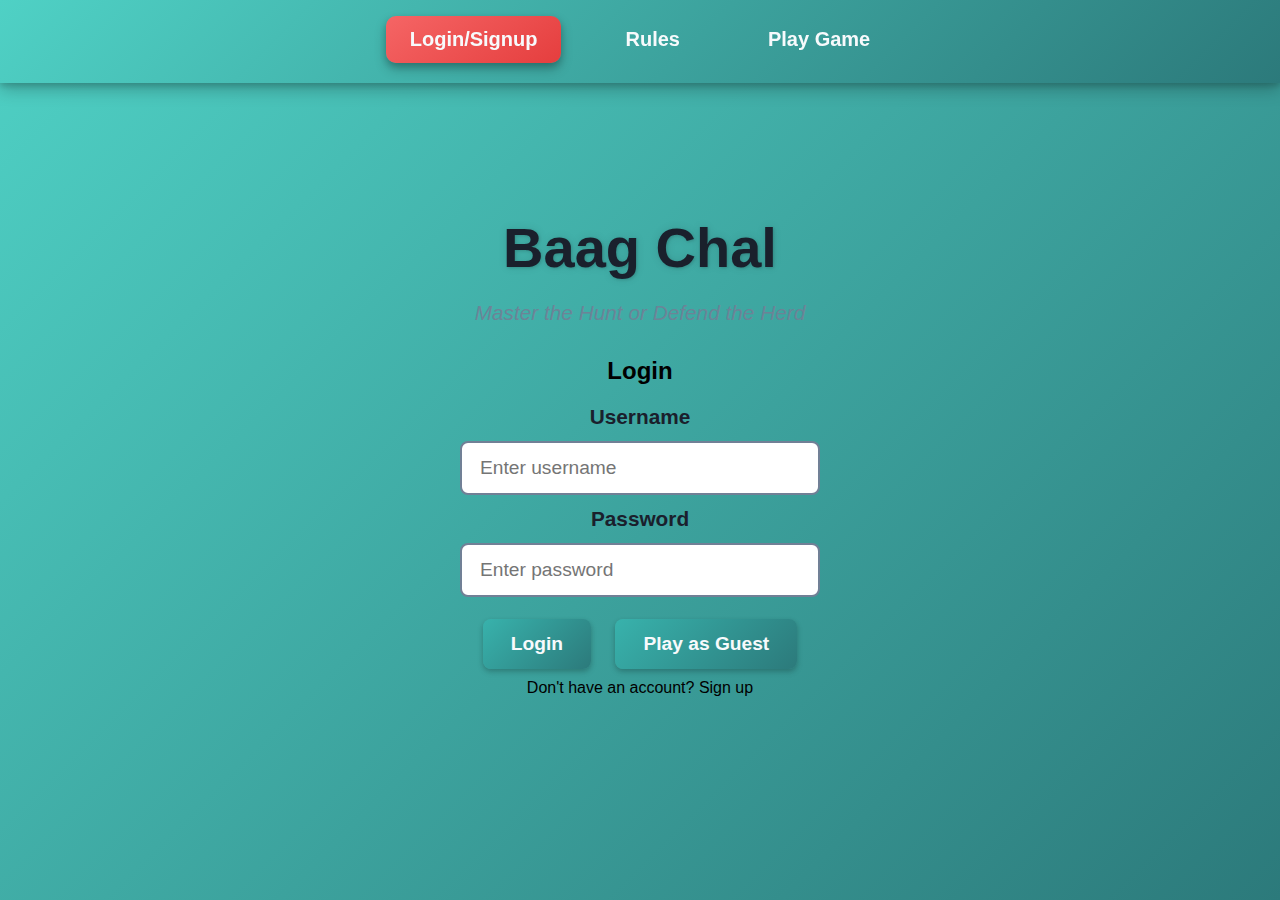
<file: login.html>
<!DOCTYPE html>
<html lang="en">
<head>
    <meta charset="UTF-8">
    <meta name="viewport" content="width=device-width, initial-scale=1.0">
    <title>Baag Chal - Login</title>
    <link rel="stylesheet" href="style.css">
</head>
<body>
    <nav class="navbar">
        <ul>
            <li><a href="/login.html" class="active">Login/Signup</a></li>
            <li><a href="/rules.html">Rules</a></li>
            <li><a href="/index.html">Play Game</a></li>
        </ul>
    </nav>
    <div class="container">
        <h1 class="game-title">Baag Chal</h1>
        <p class="game-subtitle">Master the Hunt or Defend the Herd</p>
        <div id="auth-form" class="input-container">
            <h2 id="form-title">Login</h2>
            <label class="input-label" for="username">Username</label>
            <input type="text" id="username" class="input-field" placeholder="Enter username" required aria-label="Username input">
            <label class="input-label" for="password">Password</label>
            <input type="password" id="password" class="input-field" placeholder="Enter password" required aria-label="Password input">
            <label class="input-label" for="email" id="email-label" style="display: none;">Email</label>
            <input type="email" id="email" class="input-field" placeholder="Enter email" style="display: none;" aria-label="Email input">
            <div>
                <button id="submit-button" class="button">Login</button>
                <button id="guest-button" class="button">Play as Guest</button>
            </div>
            <span id="toggle-form" class="toggle-link">Don't have an account? Sign up</span>
        </div>
    </div>
    <script>
        const formTitle = document.getElementById('form-title');
        const usernameInput = document.getElementById('username');
        const passwordInput = document.getElementById('password');
        const emailInput = document.getElementById('email');
        const emailLabel = document.getElementById('email-label');
        const submitButton = document.getElementById('submit-button');
        const guestButton = document.getElementById('guest-button');
        const toggleFormLink = document.getElementById('toggle-form');
        let isLogin = true;

        function showMessage(text, duration = 3000) {
            const existingMessage = document.querySelector('.message-box');
            if (existingMessage) existingMessage.remove();
            const messageBox = document.createElement('div');
            messageBox.className = 'message-box';
            messageBox.textContent = text;
            document.body.appendChild(messageBox);
            setTimeout(() => {
                if (messageBox && messageBox.parentNode) {
                    messageBox.parentNode.removeChild(messageBox);
                }
            }, duration);
        }

        toggleFormLink.addEventListener('click', () => {
            isLogin = !isLogin;
            formTitle.textContent = isLogin ? 'Login' : 'Sign Up';
            submitButton.textContent = isLogin ? 'Login' : 'Sign Up';
            toggleFormLink.textContent = isLogin ? "Don't have an account? Sign up" : 'Already have an account? Login';
            emailLabel.style.display = isLogin ? 'none' : 'block';
            emailInput.style.display = isLogin ? 'none' : 'block';
            guestButton.style.display = isLogin ? 'block' : 'none';
        });

        submitButton.addEventListener('click', async () => {
            const username = usernameInput.value.trim();
            const password = passwordInput.value.trim();
            const email = emailInput.value.trim();

            if (!username || !password || (!isLogin && !email)) {
                showMessage('Please fill in all required fields');
                return;
            }

            if (!isLogin) {
                const emailRegex = /^[^\s@]+@[^\s@]+\.[^\s@]+$/;
                if (!emailRegex.test(email)) {
                    showMessage('Please enter a valid email address');
                    return;
                }
            }

            submitButton.disabled = true;
            submitButton.textContent = isLogin ? 'Logging in...' : 'Signing up...';

            const url = isLogin ? '/api/login' : '/api/register';
            const data = isLogin ? { username, password } : { username, email, password };

            try {
                const controller = new AbortController();
                const timeoutId = setTimeout(() => controller.abort(), 5000);
                const response = await fetch(url, {
                    method: 'POST',
                    headers: { 'Content-Type': 'application/json' },
                    body: JSON.stringify(data),
                    signal: controller.signal
                });
                clearTimeout(timeoutId);

                const result = await response.json();

                if (response.ok) {
                    showMessage(result.message);
                    localStorage.setItem('username', username);
                    localStorage.setItem('isGuest', 'false');
                    setTimeout(() => {
                        window.location.href = '/index.html';
                    }, 1000);
                } else {
                    showMessage(result.error || 'An error occurred');
                }
            } catch (error) {
                if (error.name === 'AbortError') {
                    showMessage('Request timed out, please try again');
                } else {
                    showMessage('Network error, please try again');
                }
            } finally {
                submitButton.disabled = false;
                submitButton.textContent = isLogin ? 'Login' : 'Sign Up';
            }
        });

        guestButton.addEventListener('click', () => {
            showMessage('Entering game as guest');
            localStorage.setItem('username', 'Guest');
            localStorage.setItem('isGuest', 'true');
            setTimeout(() => {
                window.location.href = '/index.html';
            }, 1000);
        });
    </script>
</body>
</html>
</file>
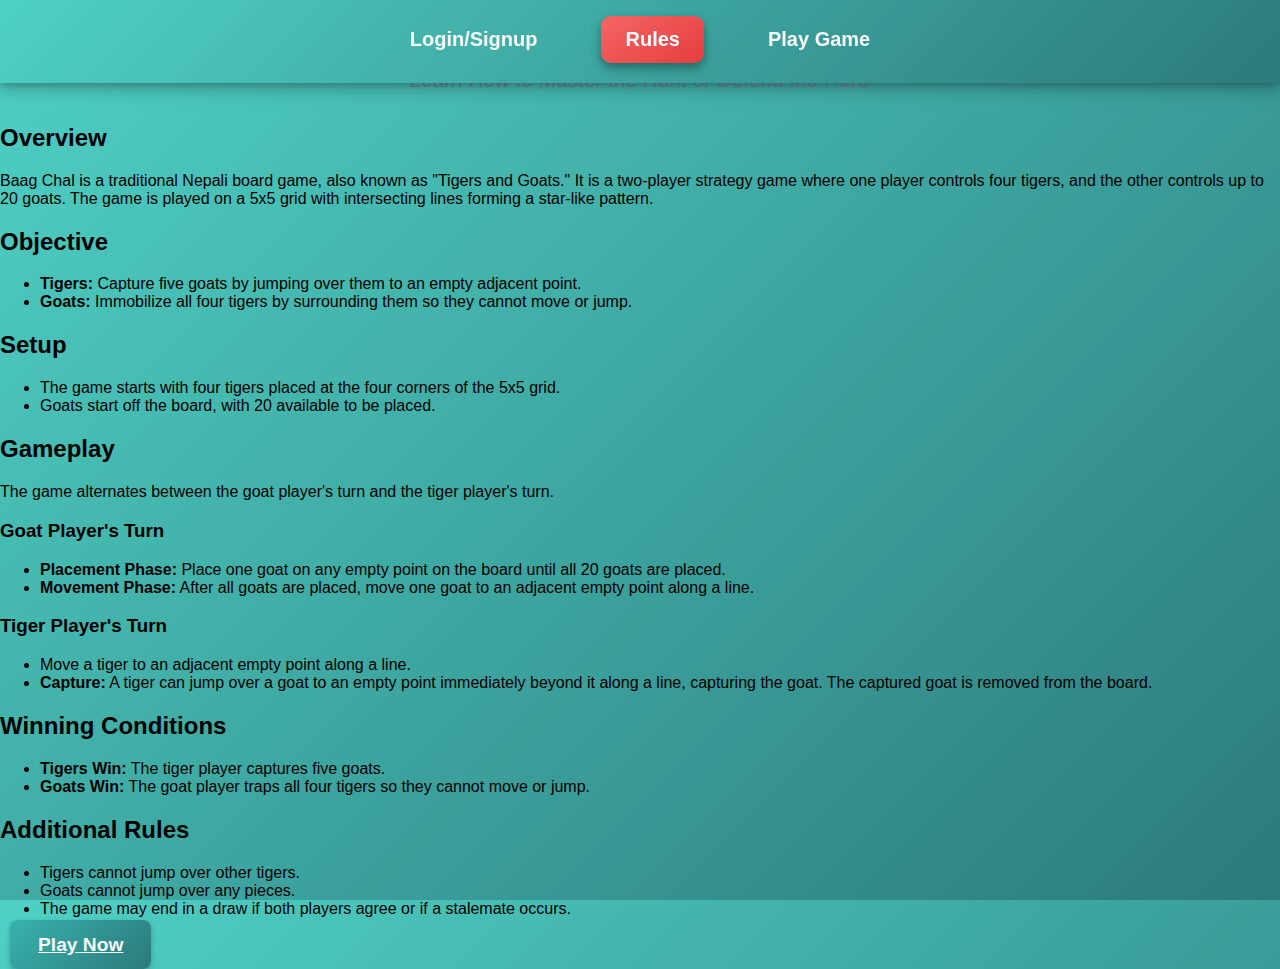
<file: rules.html>
<!DOCTYPE html>
<html lang="en">
<head>
    <meta charset="UTF-8">
    <meta name="viewport" content="width=device-width, initial-scale=1.0">
    <title>Baag Chal - Rules</title>
    <link rel="stylesheet" href="style.css">
</head>
<body>
    <nav class="navbar">
        <ul>
            <li><a href="/login.html">Login/Signup</a></li>
            <li><a href="/rules.html" class="active">Rules</a></li>
            <li><a href="/index.html">Play Game</a></li>
        </ul>
    </nav>
    <div class="container">
        <h1 class="game-title">Baag Chal Rules</h1>
        <p class="game-subtitle">Learn How to Master the Hunt or Defend the Herd</p>
        <div class="rules-container">
            <h2>Overview</h2>
            <p>Baag Chal is a traditional Nepali board game, also known as "Tigers and Goats." It is a two-player strategy game where one player controls four tigers, and the other controls up to 20 goats. The game is played on a 5x5 grid with intersecting lines forming a star-like pattern.</p>
            
            <h2>Objective</h2>
            <ul>
                <li><strong>Tigers:</strong> Capture five goats by jumping over them to an empty adjacent point.</li>
                <li><strong>Goats:</strong> Immobilize all four tigers by surrounding them so they cannot move or jump.</li>
            </ul>

            <h2>Setup</h2>
            <ul>
                <li>The game starts with four tigers placed at the four corners of the 5x5 grid.</li>
                <li>Goats start off the board, with 20 available to be placed.</li>
            </ul>

            <h2>Gameplay</h2>
            <p>The game alternates between the goat player's turn and the tiger player's turn.</p>
            <h3>Goat Player's Turn</h3>
            <ul>
                <li><strong>Placement Phase:</strong> Place one goat on any empty point on the board until all 20 goats are placed.</li>
                <li><strong>Movement Phase:</strong> After all goats are placed, move one goat to an adjacent empty point along a line.</li>
            </ul>
            <h3>Tiger Player's Turn</h3>
            <ul>
                <li>Move a tiger to an adjacent empty point along a line.</li>
                <li><strong>Capture:</strong> A tiger can jump over a goat to an empty point immediately beyond it along a line, capturing the goat. The captured goat is removed from the board.</li>
            </ul>

            <h2>Winning Conditions</h2>
            <ul>
                <li><strong>Tigers Win:</strong> The tiger player captures five goats.</li>
                <li><strong>Goats Win:</strong> The goat player traps all four tigers so they cannot move or jump.</li>
            </ul>

            <h2>Additional Rules</h2>
            <ul>
                <li>Tigers cannot jump over other tigers.</li>
                <li>Goats cannot jump over any pieces.</li>
                <li>The game may end in a draw if both players agree or if a stalemate occurs.</li>
            </ul>

            <div>
                <a href="/index.html" class="button">Play Now</a>
            </div>
        </div>
    </div>
</body>
</html>
</file>
<file: style.css>
body {
    margin: 0;
    display: flex;
    justify-content: center;
    align-items: center;
    height: 100vh;
    background: linear-gradient(135deg, #4FD1C5 0%, #2C7A7B 100%);
    font-family: 'Segoe UI', Tahoma, Geneva, Verdana, sans-serif;
    -webkit-font-smoothing: antialiased;
    -moz-osx-font-smoothing: grayscale;
}

canvas {
    border: 2px solid #1A202C;
    border-radius: 12px;
    box-shadow: 0 12px 24px rgba(0, 0, 0, 0.3), 0 4px 8px rgba(0, 0, 0, 0.1);
    transition: box-shadow 0.3s ease-in-out;
}

canvas:hover {
    box-shadow: 0 16px 32px rgba(0, 0, 0, 0.35), 0 6px 12px rgba(0, 0, 0, 0.15);
}

.game-container {
    position: relative;
    display: flex;
    flex-direction: row;
    align-items: flex-start;
    gap: 20px;
}

.game-title {
    font-size: 3.5rem;
    font-weight: 700;
    color: #1A202C;
    margin-bottom: 0.5rem;
    text-align: center;
    text-shadow: 1px 1px 3px rgba(0, 0, 0, 0.15), 0 0 10px rgba(0, 0, 0, 0.1);
    transition: transform 0.3s ease-in-out;
}

.game-title:hover {
    transform: scale(1.02);
}

.game-subtitle {
    font-size: 1.3rem;
    color: #718096;
    margin-bottom: 2rem;
    text-align: center;
    font-style: italic;
    opacity: 0.9;
    transition: opacity 0.3s ease-in-out;
}

.game-subtitle:hover {
    opacity: 1;
}

.button {
    background: linear-gradient(135deg, #38B2AC 0%, #2C7A7B 100%);
    color: #F7FAFC;
    border: none;
    padding: 14px 28px;
    margin: 10px;
    border-radius: 8px;
    cursor: pointer;
    font-size: 1.2rem;
    font-weight: 600;
    box-shadow: 0 3px 6px rgba(0, 0, 0, 0.15), 0 2px 4px rgba(0, 0, 0, 0.1);
    transition: all 0.3s cubic-bezier(0.4, 0, 0.2, 1);
}

.button:hover {
    background: linear-gradient(135deg, #4FD1C5 0%, #38B2AC 100%);
    box-shadow: 0 6px 12px rgba(0, 0, 0, 0.2), 0 3px 6px rgba(0, 0, 0, 0.15);
    transform: translateY(-2px);
}

.button:active {
    box-shadow: 0 2px 4px rgba(0, 0, 0, 0.1);
    transform: translateY(0);
}

.button:focus {
    outline: none;
    box-shadow: 0 0 0 3px rgba(245, 101, 101, 0.3);
}

.menu-item {
    padding: 18px 35px;
    margin: 12px 0;
    background: linear-gradient(145deg, #F7FAFC 0%, #E2E8F0 100%);
    border-radius: 10px;
    cursor: pointer;
    text-align: center;
    width: 400px;
    box-shadow: 0 3px 6px rgba(0, 0, 0, 0.1), 0 2px 4px rgba(0, 0, 0, 0.05);
    font-size: 1.3rem;
    color: #1A202C;
    transition: all 0.3s cubic-bezier(0.4, 0, 0.2, 1);
}

.menu-item:hover {
    background: linear-gradient(145deg, #EDF2F7 0%, #DCE2EB 100%);
    box-shadow: 0 5px 10px rgba(0, 0, 0, 0.15), 0 3px 6px rgba(0, 0, 0, 0.1);
    transform: translateY(-2px);
}

.menu-item.active {
    background: linear-gradient(145deg, #F56565 0%, #E53E3E 100%);
    color: #F7FAFC;
    font-weight: 700;
    box-shadow: 0 4px 8px rgba(0, 0, 0, 0.2), 0 2px 4px rgba(0, 0, 0, 0.15);
    transform: translateY(0);
}

.menu-item:focus {
    outline: none;
    box-shadow: 0 0 0 3px rgba(245, 101, 101, 0.3);
}

.input-container {
    margin: 25px 0;
    text-align: center;
}

.input-field {
    padding: 14px 18px;
    font-size: 1.2rem;
    border: 2px solid #718096;
    border-radius: 8px;
    width: 320px;
    margin-bottom: 12px;
    transition: border-color 0.3s ease-in-out, box-shadow 0.3s ease-in-out;
}

.input-field:focus {
    border-color: #F56565;
    outline: none;
    box-shadow: 0 0 0 3px rgba(245, 101, 101, 0.3);
}

.input-label {
    display: block;
    margin-bottom: 12px;
    font-weight: 600;
    color: #1A202C;
    font-size: 1.3rem;
    transition: color 0.3s ease-in-out;
}

.input-label:hover {
    color: #2C7A7B;
}

.message-box {
    position: fixed;
    top: 70px; /* Moved below navbar (height ~50px) */
    left: 50%;
    transform: translateX(-50%);
    background: linear-gradient(145deg, rgba(247, 250, 252, 0.95) 0%, rgba(226, 232, 240, 0.95) 100%);
    padding: 24px 36px;
    border-radius: 12px;
    border: 2px solid #4FD1C5; /* Vibrant accent */
    box-shadow: 0 6px 16px rgba(0, 0, 0, 0.25), 0 3px 6px rgba(0, 0, 0, 0.15);
    z-index: 150; /* Above game-overlay (50), below navbar (2000) */
    max-width: 80%;
    text-align: center;
    color: #1A202C;
    font-size: 1.25rem;
    font-weight: 600;
    line-height: 1.5;
    -webkit-backdrop-filter: blur(6px);
    backdrop-filter: blur(6px);
    animation: fadeInUp 0.4s ease-in-out;
    transition: transform 0.4s ease, opacity 0.4s ease;
}

.message-box:hover {
    transform: translateX(-50%) scale(1.02);
    opacity: 0.98;
}

@keyframes fadeInUp {
    from {
        opacity: 0;
        transform: translateX(-50%) translateY(-20px);
    }
    to {
        opacity: 1;
        transform: translateX(-50%) translateY(0);
    }
}

.game-overlay {
    position: fixed;
    top: 0;
    left: 0;
    width: 100%;
    height: 100%;
    background: linear-gradient(rgba(26, 32, 44, 0.85), rgba(26, 32, 44, 0.85));
    display: flex;
    flex-direction: column;
    justify-content: center;
    align-items: center;
    z-index: 50;
    pointer-events: auto;
    -webkit-backdrop-filter: blur(2px);
    backdrop-filter: blur(2px);
    transition: opacity 0.4s ease;
}

.game-overlay:hover {
    opacity: 0.95;
}

.game-over-content, .rules-content {
    background: linear-gradient(145deg, #F7FAFC 0%, #E2E8F0 100%);
    padding: 40px;
    border-radius: 14px;
    text-align: center;
    max-width: 600px;
    width: 90%;
    box-shadow: 0 8px 20px rgba(0, 0, 0, 0.3), 0 4px 8px rgba(0, 0, 0, 0.15);
    pointer-events: auto;
}

.game-over-title, .rules-title {
    font-size: 2.5rem;
    margin-bottom: 20px;
    color: #F56565;
    font-weight: 700;
    text-shadow: 1px 1px 3px rgba(0, 0, 0, 0.1), 0 0 10px rgba(0, 0, 0, 0.05);
    transition: transform 0.4s ease;
}

.game-over-title:hover, .rules-title:hover {
    transform: scale(1.02);
}

.game-over-subtitle {
    font-size: 1.4rem;
    color: #1A202C;
    margin-bottom: 20px;
    opacity: 0.9;
    transition: opacity 0.4s ease;
}

.game-over-subtitle:hover {
    opacity: 1;
}

.instructions {
    background: linear-gradient(145deg, #EDF2F7 0%, #DCE2EB 100%);
    padding: 20px;
    border-radius: 12px;
    margin-top: 20px;
    border-left: 6px solid #38B2AC;
    color: #1A202C;
    text-align: left;
    max-height: 400px;
    overflow-y: auto;
    box-shadow: 0 2px 6px rgba(0, 0, 0, 0.1);
}

.instructions h3 {
    margin-top: 0;
    color: #1A202C;
    font-size: 1.4rem;
    font-weight: 600;
}

.instructions ol, .instructions ul {
    padding-left: 30px;
    font-size: 1.2rem;
    line-height: 1.6;
}

.scoreboard {
    width: 260px;
    height: 340px;
    background: linear-gradient(145deg, #2A4365 0%, #1A2E44 100%);
    color: #F7FAFC;
    padding: 20px;
    margin-right: 20px;
    border-radius: 12px;
    display: flex;
    flex-direction: column;
    justify-content: space-between;
    box-shadow: 0 4px 8px rgba(0, 0, 0, 0.2), 0 2px 4px rgba(0, 0, 0, 0.1);
    display: none;
    position: relative;
}

.scoreboard-item {
    margin: 8px 0;
    font-size: 1.1rem;
    font-weight: 500;
    transition: color 0.4s ease;
}

.scoreboard-item:hover {
    color: #4FD1C5;
}

.move-history {
    height: 140px;
    overflow-y: auto;
    background: linear-gradient(145deg, #3C5A7D 0%, #2A4365 100%);
    padding: 10px;
    border-radius: 8px;
    font-size: 0.95rem;
    color: #E2E8F0;
    box-shadow: inset 0 2px 4px rgba(0, 0, 0, 0.1);
}

.move-history div {
    margin: 6px 0;
    transition: background-color 0.4s ease;
}

.move-history div:hover {
    background-color: rgba(247, 250, 252, 0.1);
}

.turn-indicator {
    display: flex;
    align-items: center;
    margin: 10px 0;
    font-size: 1.2rem;
    font-weight: 600;
    transition: color 0.4s ease;
}

.turn-indicator:hover {
    color: #4FD1C5;
}

.turn-indicator img {
    width: 48px;
    height: 48px;
    margin-right: 15px;
    border-radius: 8px;
    transition: transform 0.4s ease;
}

.turn-indicator img:hover {
    transform: scale(1.05);
}

.turn-indicator .hidden {
    display: none;
}

.ellipsis-button {
    position: absolute;
    top: 10px;
    right: 10px;
    background: linear-gradient(135deg, #38B2AC 0%, #2C7A7B 100%);
    color: #F7FAFC;
    border: none;
    width: 30px;
    height: 30px;
    border-radius: 50%;
    cursor: pointer;
    font-size: 1.2rem;
    font-weight: 600;
    display: flex;
    align-items: center;
    justify-content: center;
    box-shadow: 0 3px 6px rgba(0, 0, 0, 0.15), 0 2px 4px rgba(0, 0, 0, 0.1);
    transition: all 0.4s cubic-bezier(0.23, 1, 0.32, 1);
}

.ellipsis-button:hover {
    background: linear-gradient(135deg, #4FD1C5 0%, #38B2AC 100%);
    box-shadow: 0 6px 12px rgba(0, 0, 0, 0.2), 0 3px 6px rgba(0, 0, 0, 0.15);
    transform: rotate(90deg);
}

.ellipsis-button:active {
    box-shadow: 0 2px 4px rgba(0, 0, 0, 0.1);
    transform: rotate(0deg);
}

.ellipsis-button:focus {
    outline: none;
    box-shadow: 0 0 0 3px rgba(245, 101, 101, 0.3);
}

.turn-timer {
    position: absolute;
    top: 10px;
    left: 50%;
    transform: translateX(-50%);
    background: linear-gradient(145deg, #2A4365 0%, #1A2E44 100%);
    color: #F7FAFC;
    padding: 10px 20px;
    border-radius: 8px;
    font-size: 1.2rem;
    font-weight: 600;
    box-shadow: 0 4px 8px rgba(0, 0, 0, 0.2), 0 2px 4px rgba(0, 0, 0, 0.1);
    z-index: 10;
    -webkit-backdrop-filter: blur(4px);
    backdrop-filter: blur(4px);
    transition: transform 0.4s ease;
}

.turn-timer:hover {
    transform: translateX(-50%) scale(1.03);
}

/* Navbar Styles */
.navbar {
    position: fixed;
    top: 0;
    left: 0;
    width: 100%;
    background: linear-gradient(135deg, rgba(79, 209, 197, 0.95) 0%, rgba(44, 122, 123, 0.95) 100%);
    padding: 16px 0;
    box-shadow: 0 6px 16px rgba(0, 0, 0, 0.25), 0 3px 6px rgba(0, 0, 0, 0.15);
    z-index: 2000;
    display: flex;
    justify-content: center;
    align-items: center;
    font-family: 'Segoe UI', Tahoma, Geneva, Verdana, sans-serif;
    -webkit-backdrop-filter: blur(8px);
    backdrop-filter: blur(8px);
    transition: background 0.4s ease, transform 0.4s ease;
}

.navbar:hover {
    background: linear-gradient(135deg, rgba(79, 209, 197, 1) 0%, rgba(44, 122, 123, 1) 100%);
}

.navbar ul {
    list-style: none;
    margin: 0;
    padding: 0 20px;
    display: flex;
    gap: 40px;
    flex-wrap: wrap;
    justify-content: center;
    align-items: center;
}

.navbar li {
    position: relative;
}

.navbar a {
    color: #F7FAFC;
    text-decoration: none;
    font-size: 1.25rem;
    font-weight: 600;
    padding: 12px 24px;
    border-radius: 10px;
    transition: all 0.4s cubic-bezier(0.23, 1, 0.32, 1);
    position: relative;
    overflow: hidden;
    display: inline-block;
}

.navbar a::before {
    content: '';
    position: absolute;
    top: 0;
    left: -100%;
    width: 100%;
    height: 100%;
    background: linear-gradient(90deg, transparent, rgba(255, 255, 255, 0.3), transparent);
    transition: left 0.5s ease;
}

.navbar a:hover::before {
    left: 100%;
}

.navbar a:hover {
    background: linear-gradient(135deg, #4FD1C5 0%, #38B2AC 100%);
    transform: scale(1.05);
    box-shadow: 0 6px 12px rgba(0, 0, 0, 0.2), 0 3px 6px rgba(0, 0, 0, 0.15);
    color: #FFFFFF;
}

.navbar a.active {
    background: linear-gradient(145deg, #F56565 0%, #E53E3E 100%);
    color: #F7FAFC;
    box-shadow: 0 6px 12px rgba(0, 0, 0, 0.25), 0 3px 6px rgba(0, 0, 0, 0.15);
    transform: scale(1);
}

.navbar a::after {
    content: '';
    position: absolute;
    width: 0;
    height: 4px;
    background: linear-gradient(90deg, #F7FAFC, #4FD1C5);
    bottom: -6px;
    left: 50%;
    transform: translateX(-50%);
    transition: width 0.4s cubic-bezier(0.23, 1, 0.32, 1);
}

.navbar a:hover::after,
.navbar a.active::after {
    width: 70%;
}

.navbar a:focus {
    outline: none;
    box-shadow: 0 0 0 4px rgba(245, 101, 101, 0.35);
}

/* Mobile Menu Toggle */
.navbar-toggle {
    display: none;
    background: none;
    border: none;
    font-size: 1.5rem;
    color: #F7FAFC;
    cursor: pointer;
    padding: 10px;
    position: absolute;
    right: 20px;
    top: 50%;
    transform: translateY(-50%);
    transition: color 0.4s ease;
}

.navbar-toggle:hover {
    color: #4FD1C5;
}

@media (max-width: 768px) {
    .navbar {
        padding: 12px 0;
    }

    .navbar ul {
        gap: 15px;
        padding: 0 15px;
    }

    .navbar a {
        font-size: 1.1rem;
        padding: 10px 18px;
    }

    .game-title {
        font-size: 2.5rem;
    }

    .game-subtitle {
        font-size: 1.1rem;
    }

    .button {
        padding: 12px 24px;
        font-size: 1.1rem;
    }

    .menu-item {
        width: 300px;
        font-size: 1.1rem;
        padding: 14px 25px;
    }

    .input-field {
        width: 260px;
        font-size: 1.1rem;
    }

    .scoreboard {
        width: 220px;
        height: 300px;
    }

    .game-over-content, .rules-content {
        padding: 30px;
        max-width: 500px;
    }

    .message-box {
        top: 60px; /* Adjusted for smaller navbar height */
        padding: 20px 30px;
        font-size: 1.15rem;
    }
}

@media (max-width: 480px) {
    .navbar {
        padding: 10px 0;
    }

    .navbar ul {
        display: none;
        flex-direction: column;
        gap: 10px;
        padding: 20px;
        background: linear-gradient(135deg, rgba(79, 209, 197, 0.95) 0%, rgba(44, 122, 123, 0.95) 100%);
        position: absolute;
        top: 100%;
        left: 0;
        width: 100%;
        box-shadow: 0 6px 16px rgba(0, 0, 0, 0.25);
        -webkit-backdrop-filter: blur(8px);
        backdrop-filter: blur(8px);
    }

    .navbar ul.active {
        display: flex;
    }

    .navbar-toggle {
        display: block;
    }

    .navbar a {
        font-size: 1rem;
        padding: 12px 20px;
        width: 100%;
        text-align: center;
    }

    .game-title {
        font-size: 2rem;
    }

    .game-subtitle {
        font-size: 1rem;
    }

    .button {
        padding: 10px 20px;
        font-size: 1rem;
    }

    .menu-item {
        width: 260px;
        font-size: 1rem;
        padding: 12px 20px;
    }

    .input-field {
        width: 220px;
        font-size: 1rem;
    }

    .game-over-content, .rules-content {
        padding: 24px;
        max-width: 90%;
    }

    .game-over-title, .rules-title {
        font-size: 2rem;
    }

    .game-over-subtitle {
        font-size: 1.2rem;
    }

    .instructions {
        font-size: 1rem;
    }

    .message-box {
        top: 50px; /* Further adjusted for mobile navbar */
        max-width: 90%;
        padding: 16px 24px;
        font-size: 1.1rem;
    }
}

@media (min-resolution: 2dppx) {
    .navbar, .button, .menu-item, .game-over-content, .rules-content, .scoreboard, .message-box {
        box-shadow: 0 6px 16px rgba(0, 0, 0, 0.25), 0 3px 6px rgba(0, 0, 0, 0.15);
    }
}
</file>
